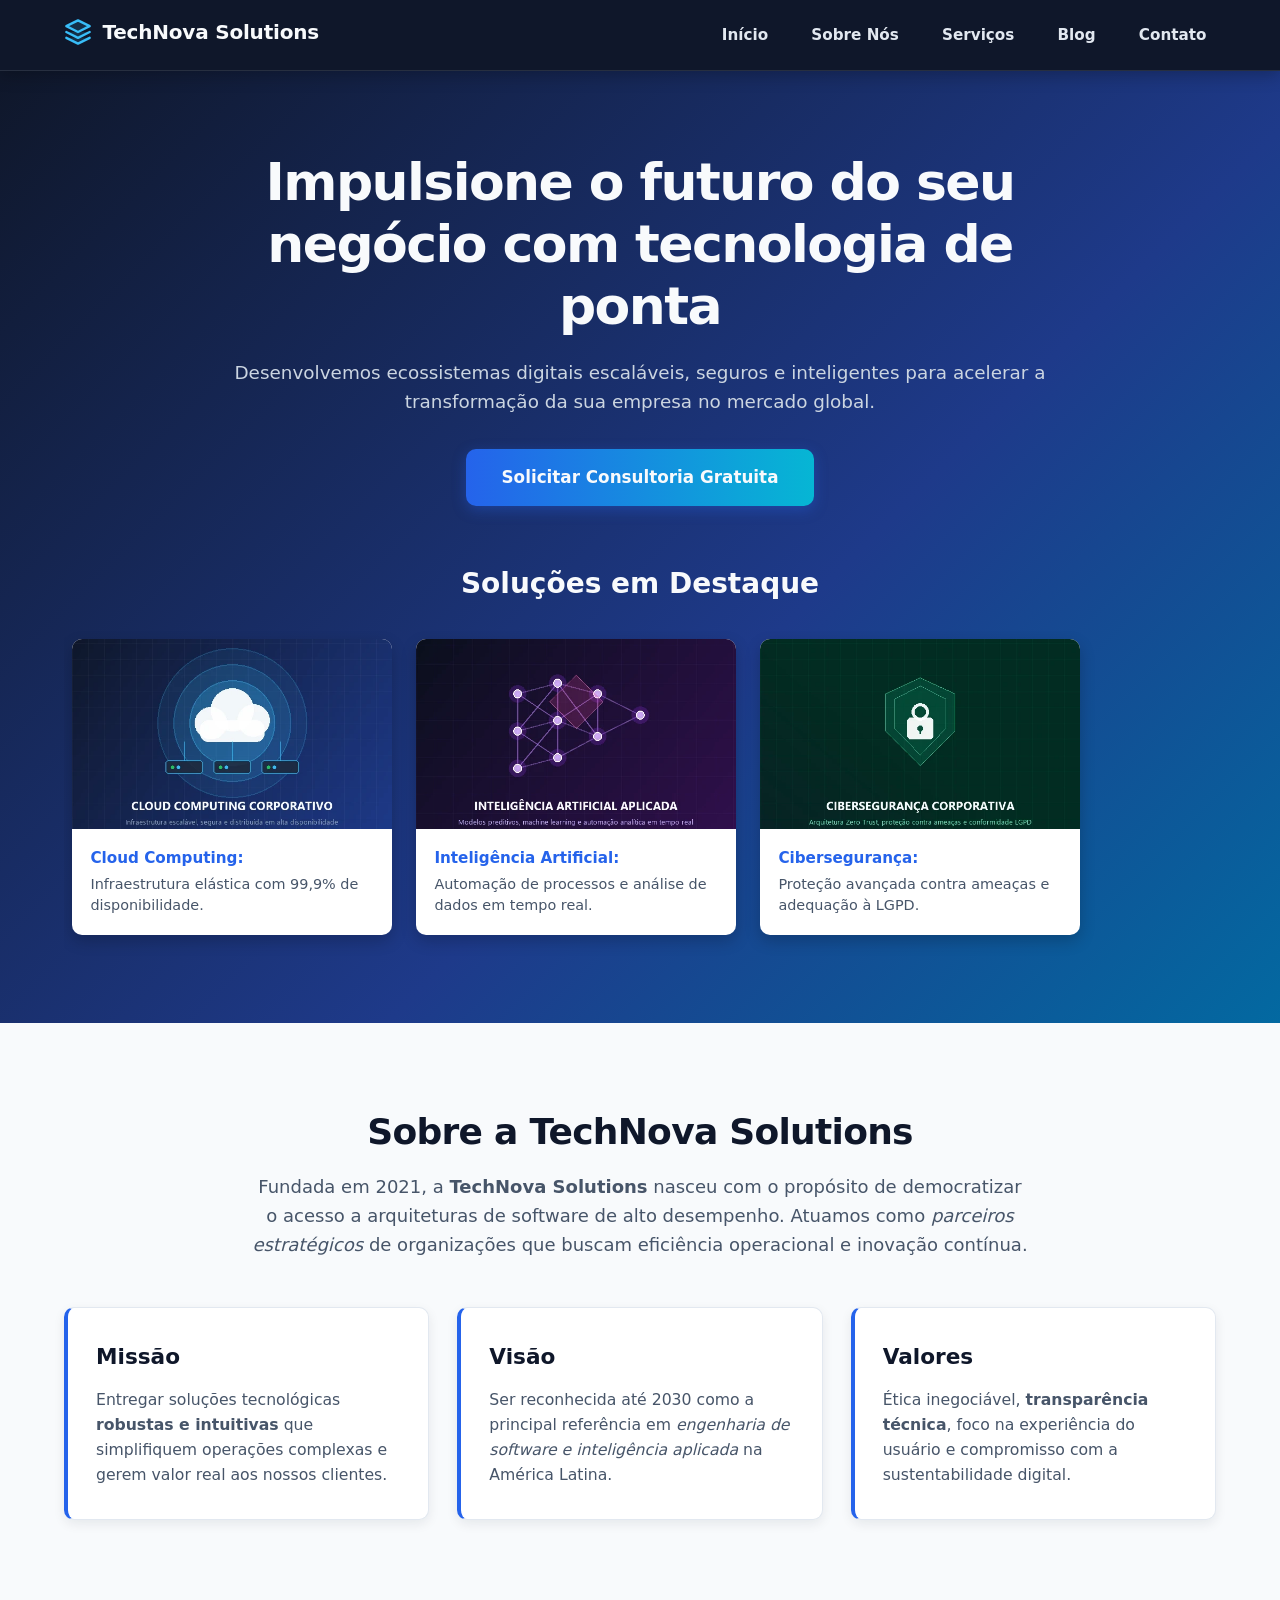
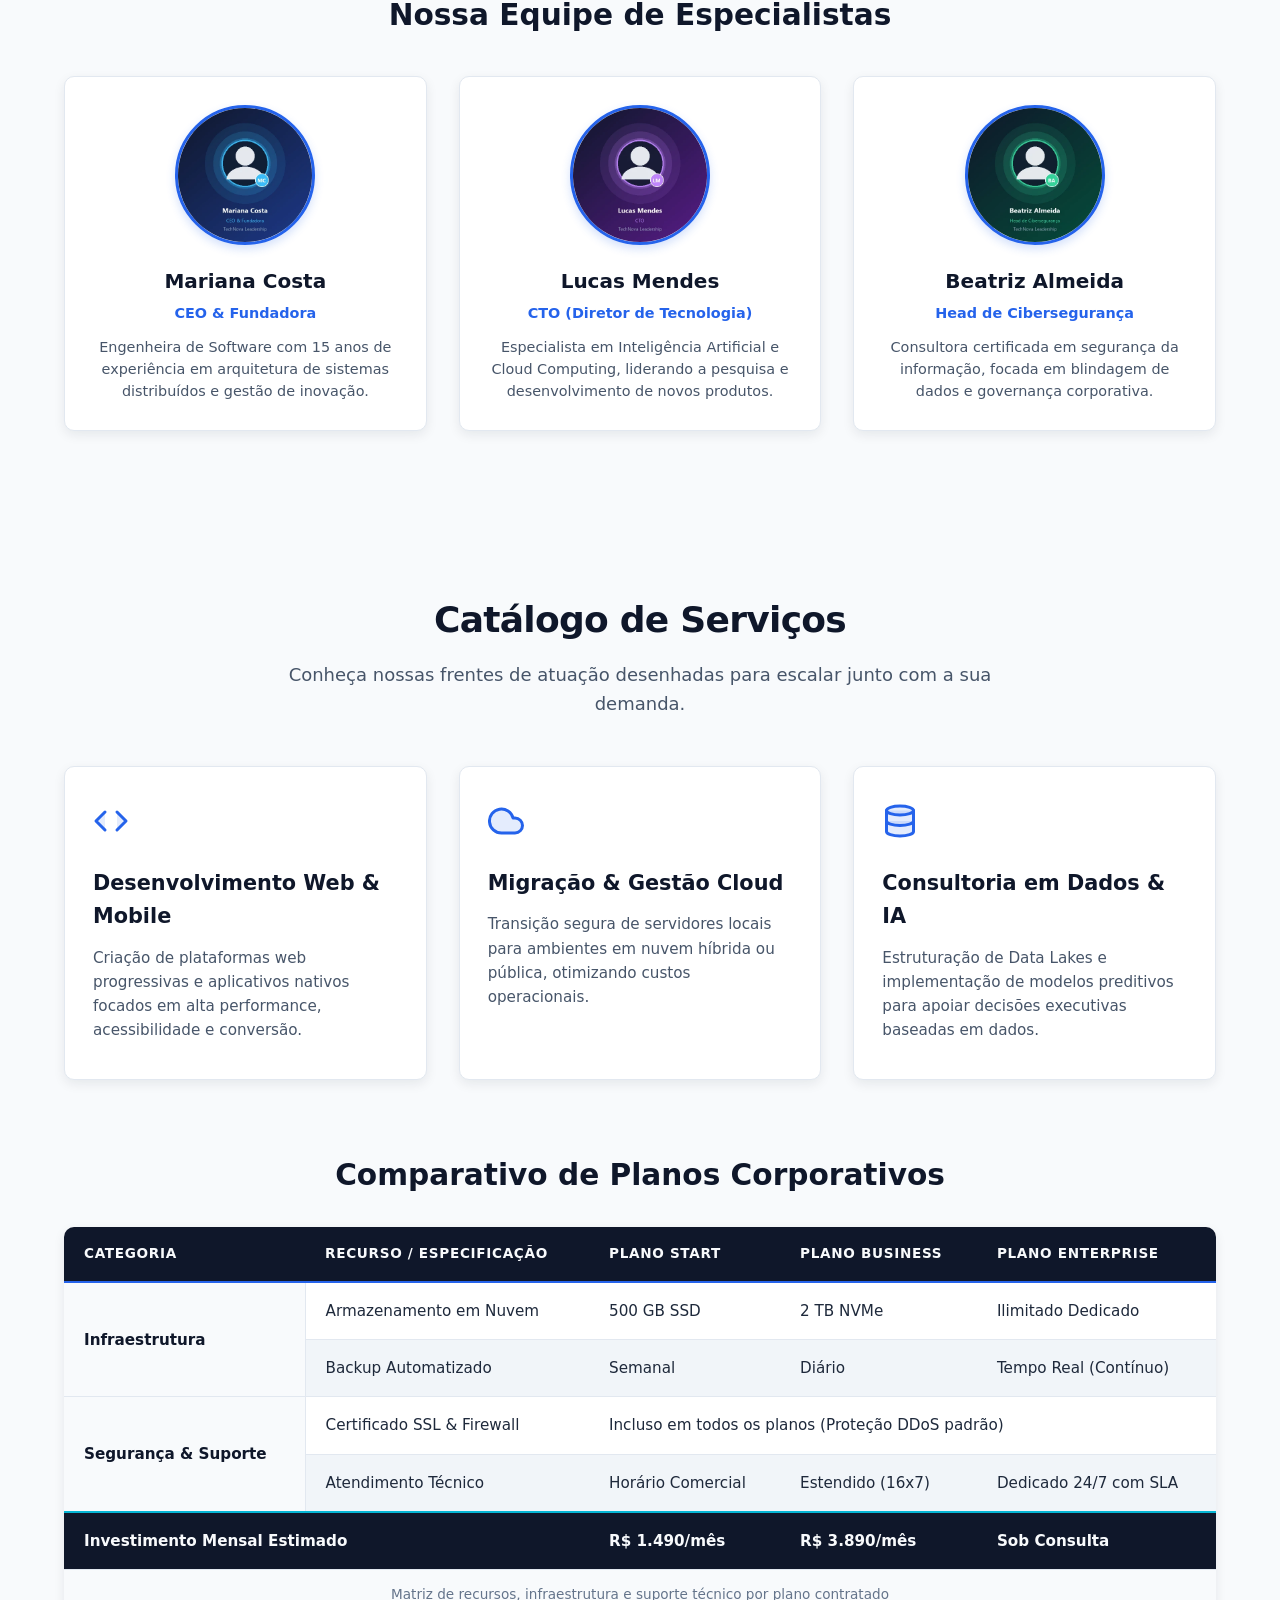
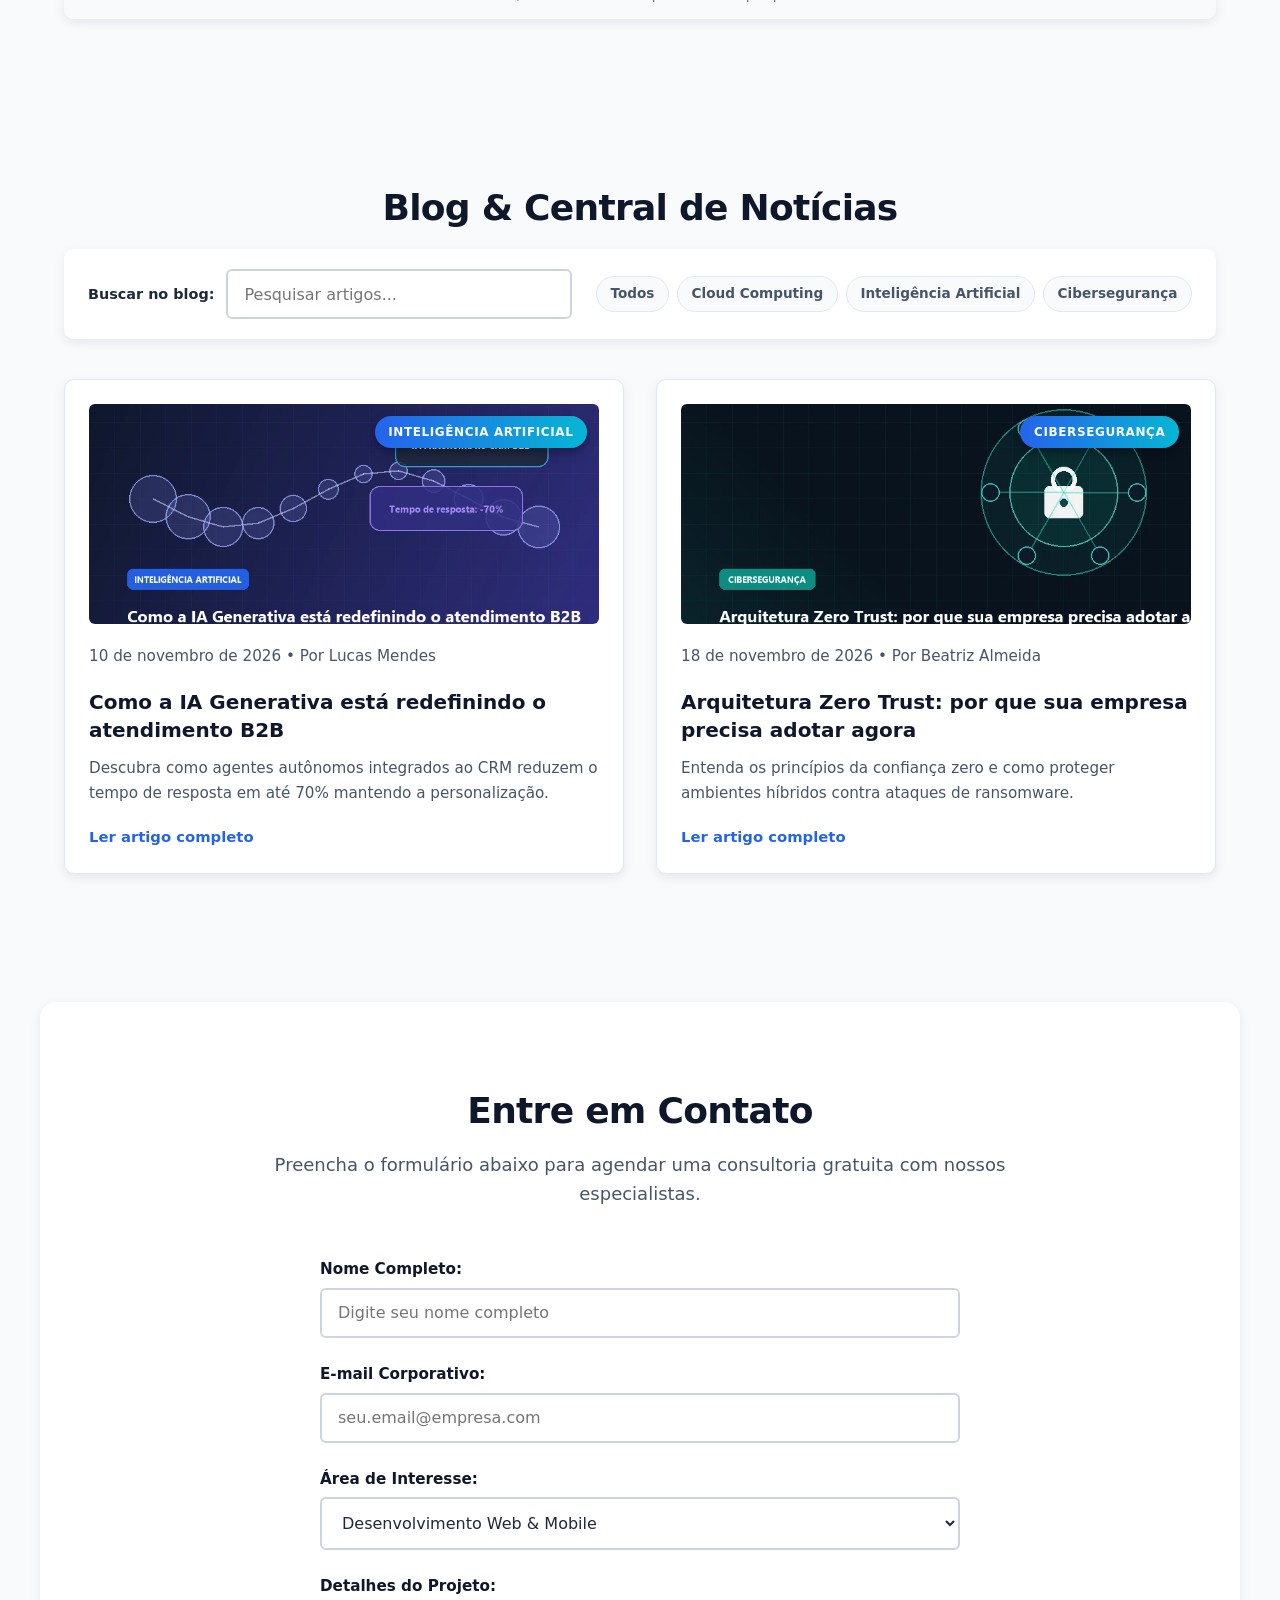
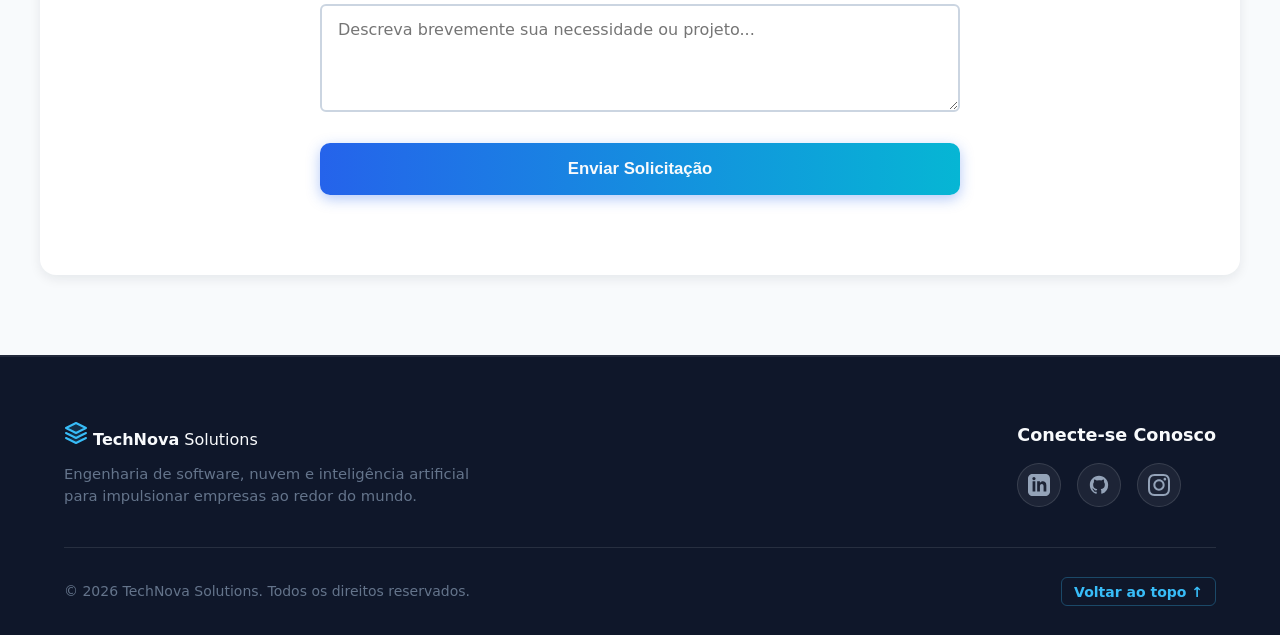
<file: index.html>
<!DOCTYPE html>
<html lang="pt-BR">

<head>
    <meta charset="UTF-8">
    <meta name="viewport" content="width=device-width, initial-scale=1.0">
    <meta name="description"
        content="TechNova Solutions - Transformação digital, computação em nuvem, inteligência artificial e cibersegurança para empresas.">
    <title>TechNova Solutions | Inovação e Tecnologia Corporativa</title>
    <link rel="stylesheet" href="css/style.css">
</head>

<body id="topo">

    <!-- Seção Cabeçalho e Navegação Principal (Tarefa 2.3: Sticky + z-index) -->
    <header>
        <div class="logo">
            <a href="#topo">
                <!-- SVG Inline Logotipo (Tarefa 2.1 & 2.4) -->
                <svg width="28" height="28" viewBox="0 0 24 24" fill="none" stroke="currentColor" stroke-width="2"
                    stroke-linecap="round" stroke-linejoin="round" aria-hidden="true">
                    <polygon points="12 2 2 7 12 12 22 7 12 2"></polygon>
                    <polyline points="2 17 12 22 22 17"></polyline>
                    <polyline points="2 12 12 17 22 12"></polyline>
                </svg>
                <span><strong>TechNova</strong> Solutions</span>
            </a>
        </div>
        <nav aria-label="Menu Principal">
            <ul>
                <li><a href="#inicio">Início</a></li>
                <li><a href="#sobre">Sobre Nós</a></li>
                <li><a href="#servicos">Serviços</a></li>
                <li><a href="#blog">Blog</a></li>
                <li><a href="#contato">Contato</a></li>
            </ul>
        </nav>
    </header>

    <!-- Conteúdo Principal -->
    <main>

        <!-- Seção Hero (Tarefa 2.3: Scroll Snap & Tarefa 2.5: Gradiente e CTA) -->
        <section id="inicio" class="hero">
            <div class="hero-conteudo">
                <h1>Impulsione o futuro do seu negócio com tecnologia de ponta</h1>
                <p>Desenvolvemos ecossistemas digitais escaláveis, seguros e inteligentes para acelerar a transformação
                    da sua empresa no mercado global.</p>
                <a href="#contato" class="btn-cta">Solicitar Consultoria Gratuita</a>
            </div>

            <h2>Soluções em Destaque</h2>
            <!-- Carrossel / Galeria com CSS Scroll Snap (Tarefa 2.3) -->
            <div class="hero-destaques">
                <figure>
                    <img src="img/solucao-cloud.webp" alt="Servidores em nuvem conectados em rede global" width="600"
                        height="400">
                    <figcaption><strong>Cloud Computing:</strong> Infraestrutura elástica com 99,9% de disponibilidade.
                    </figcaption>
                </figure>
                <figure>
                    <img src="img/solucao-ia.webp" alt="Interface de análise preditiva com inteligência artificial"
                        width="600" height="400">
                    <figcaption><strong>Inteligência Artificial:</strong> Automação de processos e análise de dados em
                        tempo real.</figcaption>
                </figure>
                <figure>
                    <img src="img/solucao-sec.webp" alt="Cadeado digital representando proteção de dados corporativos"
                        width="600" height="400">
                    <figcaption><strong>Cibersegurança:</strong> Proteção avançada contra ameaças e adequação à LGPD.
                    </figcaption>
                </figure>
            </div>
        </section>

        <!-- Seção Sobre Nós & Equipe (Tarefa 2.5: Cards com microinterações) -->
        <section id="sobre" class="secao-padrao">
            <h2>Sobre a TechNova Solutions</h2>
            <p class="secao-intro">Fundada em 2021, a <strong>TechNova Solutions</strong> nasceu com o propósito de
                democratizar o acesso a
                arquiteturas de software de alto desempenho. Atuamos como <em>parceiros estratégicos</em> de
                organizações que buscam eficiência operacional e inovação contínua.</p>

            <div class="pilares">
                <article>
                    <h3>Missão</h3>
                    <p>Entregar soluções tecnológicas <strong>robustas e intuitivas</strong> que simplifiquem operações
                        complexas e gerem valor real aos nossos clientes.</p>
                </article>
                <article>
                    <h3>Visão</h3>
                    <p>Ser reconhecida até 2030 como a principal referência em <em>engenharia de software e inteligência
                            aplicada</em> na América Latina.</p>
                </article>
                <article>
                    <h3>Valores</h3>
                    <p>Ética inegociável, <strong>transparência técnica</strong>, foco na experiência do usuário e
                        compromisso com a sustentabilidade digital.</p>
                </article>
            </div>

            <div class="equipe-container">
                <h3>Nossa Equipe de Especialistas</h3>
                <div class="equipe-grade">
                    <article>
                        <img src="img/equipe-1.webp" alt="Retrato de Mariana Costa, CEO da TechNova" width="400"
                            height="400" loading="lazy">
                        <h4>Mariana Costa</h4>
                        <p class="cargo"><strong>CEO &amp; Fundadora</strong></p>
                        <p>Engenheira de Software com 15 anos de experiência em arquitetura de sistemas distribuídos e
                            gestão de inovação.</p>
                    </article>

                    <article>
                        <img src="img/equipe-2.webp" alt="Retrato de Lucas Mendes, CTO da TechNova" width="400"
                            height="400" loading="lazy">
                        <h4>Lucas Mendes</h4>
                        <p class="cargo"><strong>CTO (Diretor de Tecnologia)</strong></p>
                        <p>Especialista em Inteligência Artificial e Cloud Computing, liderando a pesquisa e
                            desenvolvimento de novos produtos.</p>
                    </article>

                    <article>
                        <img src="img/equipe-3.webp" alt="Retrato de Beatriz Almeida, Head de Cibersegurança"
                            width="400" height="400" loading="lazy">
                        <h4>Beatriz Almeida</h4>
                        <p class="cargo"><strong>Head de Cibersegurança</strong></p>
                        <p>Consultora certificada em segurança da informação, focada em blindagem de dados e governança
                            corporativa.</p>
                    </article>
                </div>
            </div>
        </section>

        <!-- Seção Catálogo de Serviços e Tabela Comparativa (Tarefa 2.4 & 2.5) -->
        <section id="servicos" class="secao-padrao">
            <h2>Catálogo de Serviços</h2>
            <p class="secao-intro">Conheça nossas frentes de atuação desenhadas para escalar junto com a sua demanda.
            </p>

            <div class="servicos-grade">
                <article>
                    <!-- SVG Inline Card 1 (Tarefa 2.1 & 2.4) -->
                    <svg class="icone-servico" width="36" height="36" viewBox="0 0 24 24" fill="none"
                        stroke="currentColor" stroke-width="2" stroke-linecap="round" stroke-linejoin="round"
                        aria-hidden="true">
                        <polyline points="16 18 22 12 16 6"></polyline>
                        <polyline points="8 6 2 12 8 18"></polyline>
                    </svg>
                    <h3>Desenvolvimento Web &amp; Mobile</h3>
                    <p>Criação de plataformas web progressivas e aplicativos nativos focados em alta performance,
                        acessibilidade e conversão.</p>
                </article>

                <article>
                    <!-- SVG Inline Card 2 (Tarefa 2.1 & 2.4) -->
                    <svg class="icone-servico" width="36" height="36" viewBox="0 0 24 24" fill="none"
                        stroke="currentColor" stroke-width="2" stroke-linecap="round" stroke-linejoin="round"
                        aria-hidden="true">
                        <path d="M18 10h-1.26A8 8 0 1 0 9 20h9a5 5 0 0 0 0-10z"></path>
                    </svg>
                    <h3>Migração &amp; Gestão Cloud</h3>
                    <p>Transição segura de servidores locais para ambientes em nuvem híbrida ou pública, otimizando
                        custos operacionais.</p>
                </article>

                <article>
                    <!-- SVG Inline Card 3 (Tarefa 2.1 & 2.4) -->
                    <svg class="icone-servico" width="36" height="36" viewBox="0 0 24 24" fill="none"
                        stroke="currentColor" stroke-width="2" stroke-linecap="round" stroke-linejoin="round"
                        aria-hidden="true">
                        <ellipse cx="12" cy="5" rx="9" ry="3"></ellipse>
                        <path d="M21 12c0 1.66-4 3-9 3s-9-1.34-9-3"></path>
                        <path d="M3 5v14c0 1.66 4 3 9 3s9-1.34 9-3V5"></path>
                    </svg>
                    <h3>Consultoria em Dados &amp; IA</h3>
                    <p>Estruturação de Data Lakes e implementação de modelos preditivos para apoiar decisões executivas
                        baseadas em dados.</p>
                </article>
            </div>

            <div class="comparativo-container">
                <h3>Comparativo de Planos Corporativos</h3>
                <!-- Tabela Zebrada (Tarefa 2.4) -->
                <div class="tabela-container">
                    <table>
                        <caption>Matriz de recursos, infraestrutura e suporte técnico por plano contratado</caption>
                        <thead>
                            <tr>
                                <th scope="col">Categoria</th>
                                <th scope="col">Recurso / Especificação</th>
                                <th scope="col">Plano Start</th>
                                <th scope="col">Plano Business</th>
                                <th scope="col">Plano Enterprise</th>
                            </tr>
                        </thead>
                        <tbody>
                            <tr>
                                <th scope="row" rowspan="2">Infraestrutura</th>
                                <td>Armazenamento em Nuvem</td>
                                <td>500 GB SSD</td>
                                <td>2 TB NVMe</td>
                                <td>Ilimitado Dedicado</td>
                            </tr>
                            <tr>
                                <td>Backup Automatizado</td>
                                <td>Semanal</td>
                                <td>Diário</td>
                                <td>Tempo Real (Contínuo)</td>
                            </tr>
                            <tr>
                                <th scope="row" rowspan="2">Segurança &amp; Suporte</th>
                                <td>Certificado SSL &amp; Firewall</td>
                                <td colspan="3">Incluso em todos os planos (Proteção DDoS padrão)</td>
                            </tr>
                            <tr>
                                <td>Atendimento Técnico</td>
                                <td>Horário Comercial</td>
                                <td>Estendido (16x7)</td>
                                <td>Dedicado 24/7 com SLA</td>
                            </tr>
                        </tbody>
                        <tfoot>
                            <tr>
                                <th scope="row" colspan="2">Investimento Mensal Estimado</th>
                                <td>R$ 1.490/mês</td>
                                <td>R$ 3.890/mês</td>
                                <td>Sob Consulta</td>
                            </tr>
                        </tfoot>
                    </table>
                </div>
            </div>
        </section>

        <!-- Seção Blog & Central de Notícias (Tarefa 2.3: Badges Sobrepostas & Tarefa 2.5) -->
        <section id="blog" class="secao-padrao">
            <h2>Blog &amp; Central de Notícias</h2>

            <div class="blog-controles">
                <form action="#blog" method="get">
                    <label for="busca-artigos">Buscar no blog:</label>
                    <input type="search" id="busca-artigos" name="q" placeholder="Pesquisar artigos...">
                </form>

                <nav aria-label="Categorias do Blog">
                    <ul>
                        <li><a href="#blog">Todos</a></li>
                        <li><a href="#blog">Cloud Computing</a></li>
                        <li><a href="#blog">Inteligência Artificial</a></li>
                        <li><a href="#blog">Cibersegurança</a></li>
                    </ul>
                </nav>
            </div>

            <div class="blog-lista">
                <article>
                    <!-- Container relativo para Badge Sobreposta (Tarefa 2.3) -->
                    <div class="capa-artigo">
                        <img src="img/blog-1.webp"
                            alt="Ilustração abstrata de redes neurais e inteligência artificial" width="800"
                            height="450" loading="lazy">
                        <span class="categoria">Inteligência Artificial</span>
                    </div>
                    <p class="meta-artigo"><time datetime="2026-11-10">10 de novembro de 2026</time> &bull; Por Lucas
                        Mendes</p>
                    <h3>Como a IA Generativa está redefinindo o atendimento B2B</h3>
                    <p>Descubra como agentes autônomos integrados ao CRM reduzem o tempo de resposta em até 70% mantendo
                        a personalização.</p>
                    <a href="#blog" class="link-artigo">Ler artigo completo</a>
                </article>

                <article>
                    <!-- Container relativo para Badge Sobreposta (Tarefa 2.3) -->
                    <div class="capa-artigo">
                        <img src="img/blog-2.webp" alt="Diagrama de arquitetura de segurança em nuvem" width="800"
                            height="450" loading="lazy">
                        <span class="categoria">Cibersegurança</span>
                    </div>
                    <p class="meta-artigo"><time datetime="2026-11-18">18 de novembro de 2026</time> &bull; Por Beatriz
                        Almeida</p>
                    <h3>Arquitetura Zero Trust: por que sua empresa precisa adotar agora</h3>
                    <p>Entenda os princípios da confiança zero e como proteger ambientes híbridos contra ataques de
                        ransomware.</p>
                    <a href="#blog" class="link-artigo">Ler artigo completo</a>
                </article>
            </div>
        </section>

        <!-- Seção Contato (Tarefa 2.4: Estilização de Formulário e :focus) -->
        <section id="contato" class="secao-padrao">
            <h2>Entre em Contato</h2>
            <p class="secao-intro">Preencha o formulário abaixo para agendar uma consultoria gratuita com nossos
                especialistas.</p>

            <form action="#contato" method="post" class="form-contato">
                <div class="campo-grupo">
                    <label for="nome">Nome Completo:</label>
                    <input type="text" id="nome" name="nome" placeholder="Digite seu nome completo" required>
                </div>
                <div class="campo-grupo">
                    <label for="email">E-mail Corporativo:</label>
                    <input type="email" id="email" name="email" placeholder="seu.email@empresa.com" required>
                </div>
                <div class="campo-grupo">
                    <label for="servico">Área de Interesse:</label>
                    <select id="servico" name="servico">
                        <option value="web-mobile">Desenvolvimento Web &amp; Mobile</option>
                        <option value="cloud">Migração &amp; Gestão Cloud</option>
                        <option value="ia-dados">Consultoria em Dados &amp; IA</option>
                        <option value="ciberseguranca">Cibersegurança</option>
                    </select>
                </div>
                <div class="campo-grupo">
                    <label for="mensagem">Detalhes do Projeto:</label>
                    <textarea id="mensagem" name="mensagem" rows="4"
                        placeholder="Descreva brevemente sua necessidade ou projeto..." required></textarea>
                </div>
                <button type="submit" class="btn-enviar">Enviar Solicitação</button>
            </form>
        </section>

    </main>

    <!-- Rodapé (Tarefa 2.1: SVGs de Redes Sociais & Tarefa 2.3 / 2.6: Voltar ao Topo) -->
    <footer>
        <div class="footer-container">
            <div class="footer-brand">
                <div class="logo">
                    <svg width="24" height="24" viewBox="0 0 24 24" fill="none" stroke="currentColor" stroke-width="2"
                        stroke-linecap="round" stroke-linejoin="round" aria-hidden="true">
                        <polygon points="12 2 2 7 12 12 22 7 12 2"></polygon>
                        <polyline points="2 17 12 22 22 17"></polyline>
                        <polyline points="2 12 12 17 22 12"></polyline>
                    </svg>
                    <span><strong>TechNova</strong> Solutions</span>
                </div>
                <p>Engenharia de software, nuvem e inteligência artificial para impulsionar empresas ao redor do mundo.
                </p>
            </div>

            <!-- Ícones de redes sociais com SVG Inline (Tarefa 2.1 & 2.4) -->
            <div class="footer-social">
                <h3>Conecte-se Conosco</h3>
                <ul class="redes-sociais" aria-label="Redes sociais">
                    <li>
                        <a href="https://www.linkedin.com" target="_blank" rel="noopener noreferrer"
                            aria-label="Acessar LinkedIn da TechNova Solutions">
                            <svg class="icone-social" width="22" height="22" viewBox="0 0 24 24" fill="currentColor"
                                aria-hidden="true">
                                <path
                                    d="M19 0h-14c-2.761 0-5 2.239-5 5v14c0 2.761 2.239 5 5 5h14c2.762 0 5-2.239 5-5v-14c0-2.761-2.238-5-5-5zm-11 19h-3v-11h3v11zm-1.5-12.268c-.966 0-1.75-.79-1.75-1.764s.784-1.764 1.75-1.764 1.75.79 1.75 1.764-.783 1.764-1.75 1.764zm13.5 12.268h-3v-5.604c0-3.368-4-3.113-4 0v5.604h-3v-11h3v1.765c1.396-2.586 7-2.777 7 2.476v6.759z" />
                            </svg>
                        </a>
                    </li>
                    <li>
                        <a href="https://github.com" target="_blank" rel="noopener noreferrer"
                            aria-label="Acessar GitHub da TechNova Solutions">
                            <svg class="icone-social" width="22" height="22" viewBox="0 0 24 24" fill="currentColor"
                                aria-hidden="true">
                                <path fill-rule="evenodd" clip-rule="evenodd"
                                    d="M12 2C6.477 2 2 6.484 2 12.017c0 4.425 2.865 8.18 6.839 9.504.5.092.682-.217.682-.483 0-.237-.008-.868-.013-1.703-2.782.605-3.369-1.343-3.369-1.343-.454-1.158-1.11-1.466-1.11-1.466-.908-.62.069-.608.069-.608 1.003.07 1.53 1.032 1.53 1.032.892 1.53 2.341 1.088 2.91.832.092-.647.35-1.088.636-1.338-2.22-.253-4.555-1.113-4.555-4.951 0-1.093.39-1.988 1.029-2.688-.103-.253-.446-1.272.098-2.65 0 0 .84-.27 2.75 1.026A9.564 9.564 0 0112 6.844c.85.004 1.705.115 2.504.337 1.909-1.296 2.747-1.027 2.747-1.027.546 1.379.202 2.398.1 2.651.64.7 1.028 1.595 1.028 2.688 0 3.848-2.339 4.695-4.566 4.943.359.309.678.92.678 1.855 0 1.338-.012 2.419-.012 2.747 0 .268.18.58.688.482A10.019 10.019 0 0022 12.017C22 6.484 17.522 2 12 2z" />
                            </svg>
                        </a>
                    </li>
                    <li>
                        <a href="https://www.instagram.com" target="_blank" rel="noopener noreferrer"
                            aria-label="Acessar Instagram da TechNova Solutions">
                            <svg class="icone-social" width="22" height="22" viewBox="0 0 24 24" fill="currentColor"
                                aria-hidden="true">
                                <path
                                    d="M12 2.163c3.204 0 3.584.012 4.85.07 3.252.148 4.771 1.691 4.919 4.919.058 1.265.069 1.645.069 4.849 0 3.205-.012 3.584-.069 4.849-.149 3.225-1.664 4.771-4.919 4.919-1.266.058-1.644.07-4.85.07-3.204 0-3.584-.012-4.849-.07-3.26-.149-4.771-1.699-4.919-4.92-.058-1.265-.07-1.644-.07-4.849 0-3.204.013-3.583.07-4.849.149-3.227 1.664-4.771 4.919-4.919 1.266-.057 1.645-.069 4.849-.069zm0-2.163c-3.259 0-3.667.014-4.947.072-4.358.2-6.78 2.618-6.98 6.98-.059 1.281-.073 1.689-.073 4.948 0 3.259.014 3.668.072 4.948.2 4.358 2.618 6.78 6.98 6.98 1.281.058 1.689.072 4.948.072 3.259 0 3.668-.014 4.948-.072 4.354-.2 6.782-2.618 6.979-6.98.059-1.28.073-1.689.073-4.948 0-3.259-.014-3.667-.072-4.947-.196-4.354-2.617-6.78-6.979-6.98-1.281-.059-1.69-.073-4.949-.073zm0 5.838c-3.403 0-6.162 2.759-6.162 6.162s2.759 6.163 6.162 6.163 6.162-2.759 6.162-6.163c0-3.403-2.759-6.162-6.162-6.162zm0 10.162c-2.209 0-4-1.79-4-4 0-2.209 1.791-4 4-4s4 1.791 4 4c0 2.21-1.791 4-4 4zm6.406-11.845c-.796 0-1.441.645-1.441 1.44s.645 1.44 1.441 1.44c.795 0 1.439-.645 1.439-1.44s-.644-1.44-1.439-1.44z" />
                            </svg>
                        </a>
                    </li>
                </ul>
            </div>
        </div>

        <div class="footer-bottom">
            <p>&copy; 2026 TechNova Solutions. Todos os direitos reservados.</p>
            <p><a href="#topo" class="btn-topo">Voltar ao topo &uarr;</a></p>
        </div>
    </footer>

</body>

</html>
</file>
<file: css/style.css>
/* ==========================================================================
   TECHNOVA SOLUTIONS - FOLHA DE ESTILOS PRINCIPAL
   Sprint 2: Otimização, Box Model, Diagramação, Posicionamento e Interatividade
   ========================================================================== */

/* ==========================================================================
   1. RESET UNIVERSAL E VARIÁVEIS DO SISTEMA DE DESIGN (Tarefa 2.2)
   ========================================================================== */

/* Reset Universal e Box-Sizing */
*,
*::before,
*::after {
    margin: 0;
    padding: 0;
    box-sizing: border-box;
}

/* Rolagem Suave Global */
html {
    scroll-behavior: smooth;
    font-size: 16px;
}

/* Paleta de Cores Corporativa e Tipografia da TechNova */
:root {
    /* Cores Primárias e de Destaque */
    --cor-primaria: #2563eb;         /* Azul TechNova */
    --cor-primaria-dark: #1d4ed8;    /* Azul Profundo */
    --cor-secundaria: #06b6d4;       /* Ciano Vibrante */
    --cor-ciano-claro: #38bdf8;      /* Ciano Claro para Destaques e SVGs */
    --cor-acento-hover: #60a5fa;

    /* Tons Escuros Corporativos */
    --bg-header: #0f172a;           /* Azul Petróleo Muito Escuro */
    --bg-escuro-profundo: #090e17;
    --bg-card-dark: #1e293b;        /* Slate Dark */

    /* Tons Claros e Neutros */
    --bg-pagina: #f8fafc;           /* Slate 50 - Fundo Geral Limpo */
    --bg-card: #ffffff;             /* Branco Puro para Cartões */
    --bg-zebrado: #f1f5f9;          /* Slate 100 para Linhas Zebradas */
    --bg-hover-tabela: #e0f2fe;     /* Azul Celeste Claro no Hover */

    /* Tipografia e Textos */
    --fonte-padrao: 'Segoe UI', system-ui, -apple-system, BlinkMacSystemFont, 'Helvetica Neue', Arial, sans-serif;
    --texto-principal: #1e293b;     /* Slate 800 - Leitura Confortável */
    --texto-secundario: #475569;    /* Slate 600 - Descrições e Parágrafos */
    --texto-mutado: #64748b;        /* Slate 500 - Legendas e Metadados */
    --texto-claro: #f8fafc;         /* Slate 50 - Cabeçalhos e Botões */

    /* Bordas e Sombreamentos (Box Model) */
    --borda-suave: #e2e8f0;
    --borda-campo: #cbd5e1;
    --borda-foco: #2563eb;
    --raio-sm: 6px;
    --raio-md: 10px;
    --raio-lg: 16px;
    --raio-full: 9999px;

    --sombra-card: 0 4px 12px rgba(15, 23, 42, 0.08);
    --sombra-card-hover: 0 14px 28px rgba(15, 23, 42, 0.16);
    --sombra-botao: 0 4px 14px rgba(37, 99, 235, 0.35);
    --sombra-botao-hover: 0 8px 24px rgba(6, 182, 212, 0.45);

    /* Transições Globais */
    --transicao-rapida: all 0.2s ease;
    --transicao-media: all 0.3s cubic-bezier(0.16, 1, 0.3, 1);
}

/* Tipografia Base do Corpo da Página */
body {
    font-family: var(--fonte-padrao);
    color: var(--texto-principal);
    background-color: var(--bg-pagina);
    line-height: 1.6;
    overflow-x: hidden;
}

/* Enquadramento Global de Imagens sem Distorção (Tarefa 2.2) */
img {
    max-width: 100%;
    height: auto;
    display: block;
    object-fit: cover;
}

/* Estrutura Padronizada das Seções (Box Model) */
.secao-padrao {
    max-width: 1200px;
    margin: 0 auto;
    padding: 5rem 1.5rem;
}

.secao-padrao > h2 {
    font-size: 2.25rem;
    font-weight: 800;
    color: var(--bg-header);
    text-align: center;
    margin-bottom: 0.75rem;
    letter-spacing: -0.02em;
}

.secao-intro {
    font-size: 1.125rem;
    color: var(--texto-secundario);
    text-align: center;
    max-width: 780px;
    margin: 0 auto 3rem auto;
}


/* ==========================================================================
   2. CABEÇALHO E NAVEGAÇÃO PRINCIPAL (Tarefa 2.3: Sticky, Top & z-index)
   ========================================================================== */

header {
    position: sticky;
    top: 0;
    z-index: 1000; /* Permanece sempre sobreposto a qualquer elemento do fluxo */
    background-color: var(--bg-header);
    color: var(--texto-claro);
    display: flex;
    justify-content: space-between;
    align-items: center;
    padding: 1rem 5%;
    border-bottom: 1px solid rgba(255, 255, 255, 0.1);
    box-shadow: 0 4px 16px rgba(0, 0, 0, 0.25);
    backdrop-filter: blur(8px);
}

/* Logotipo da TechNova (Tarefa 2.1 & 2.4: SVG Inline) */
.logo a {
    display: inline-flex;
    align-items: center;
    gap: 0.65rem;
    text-decoration: none;
    color: var(--texto-claro);
    font-size: 1.25rem;
    font-weight: 700;
    letter-spacing: -0.01em;
}

.logo svg {
    stroke: var(--cor-ciano-claro);
    fill: rgba(56, 189, 248, 0.15);
    transition: var(--transicao-media);
}

.logo a:hover svg {
    stroke: #ffffff;
    fill: var(--cor-primaria);
    transform: scale(1.15) rotate(6deg);
}

/* Menu de Navegação */
header nav ul {
    display: flex;
    gap: 1.5rem;
    list-style: none;
}

header nav a {
    display: inline-block;
    color: #e2e8f0;
    text-decoration: none;
    font-size: 0.95rem;
    font-weight: 600;
    padding: 0.4rem 0.6rem;
    border-radius: var(--raio-sm);
    transition: var(--transicao-rapida);
}

header nav a:hover {
    color: var(--cor-ciano-claro);
    transform: translateY(-2px);
    background-color: rgba(255, 255, 255, 0.06);
}


/* ==========================================================================
   3. SEÇÃO HERO (Tarefa 2.3: Scroll Snap & Tarefa 2.5: Gradientes e CTA)
   ========================================================================== */

.hero {
    background: linear-gradient(135deg, var(--bg-header) 0%, #1e3a8a 60%, #0369a1 100%);
    color: var(--texto-claro);
    padding: 5rem 5% 4rem 5%;
    text-align: center;
}

.hero-conteudo {
    max-width: 860px;
    margin: 0 auto 3.5rem auto;
}

.hero-conteudo h1 {
    font-size: clamp(2rem, 5vw, 3.25rem);
    font-weight: 800;
    line-height: 1.2;
    margin-bottom: 1.25rem;
    letter-spacing: -0.03em;
}

.hero-conteudo p {
    font-size: 1.15rem;
    color: #cbd5e1;
    margin-bottom: 2rem;
    line-height: 1.6;
}

/* Botão de Destaque CTA com Gradiente e Microinteração (Tarefa 2.5) */
.btn-cta {
    display: inline-block;
    background: linear-gradient(90deg, var(--cor-primaria) 0%, var(--cor-secundaria) 100%);
    color: var(--texto-claro);
    font-weight: 700;
    font-size: 1.05rem;
    padding: 0.95rem 2.25rem;
    border: none;
    border-radius: var(--raio-md);
    text-decoration: none;
    box-shadow: var(--sombra-botao);
    cursor: pointer;
    transition: var(--transicao-media);
}

.btn-cta:hover {
    transform: translateY(-3px) scale(1.02);
    box-shadow: var(--sombra-botao-hover);
    opacity: 0.96;
}

.hero h2 {
    font-size: 1.75rem;
    color: var(--texto-claro);
    margin-bottom: 1.5rem;
}

/* Galeria Hero com CSS Scroll Snap Fluido (Tarefa 2.3) */
.hero-destaques {
    display: flex;
    gap: 1.5rem;
    overflow-x: auto;
    scroll-snap-type: x mandatory;
    scroll-behavior: smooth;
    padding: 0.5rem 0.5rem 1.5rem 0.5rem;
    -webkit-overflow-scrolling: touch;
    max-width: 1200px;
    margin: 0 auto;
}

.hero-destaques figure {
    flex: 0 0 320px; /* Largura fixa de cada slide no carrossel */
    scroll-snap-align: start;
    background-color: var(--bg-card);
    color: var(--texto-principal);
    border-radius: var(--raio-md);
    overflow: hidden;
    box-shadow: 0 6px 16px rgba(0, 0, 0, 0.2);
    text-align: left;
    transition: var(--transicao-media);
}

.hero-destaques figure:hover {
    transform: translateY(-5px);
    box-shadow: 0 12px 24px rgba(0, 0, 0, 0.3);
}

.hero-destaques img {
    width: 100%;
    height: 190px;
    object-fit: cover;
}

.hero-destaques figcaption {
    padding: 1.15rem;
    font-size: 0.9rem;
    color: var(--texto-secundario);
    line-height: 1.5;
}

.hero-destaques figcaption strong {
    color: var(--cor-primaria);
    display: block;
    margin-bottom: 0.25rem;
    font-size: 0.95rem;
}


/* ==========================================================================
   4. SEÇÃO SOBRE NÓS & EQUIPE (Box Model & Microinterações: Tarefa 2.2 & 2.5)
   ========================================================================== */

/* Pilares Estratégicos (Missão, Visão e Valores) */
.pilares {
    display: grid;
    grid-template-columns: repeat(auto-fit, minmax(280px, 1fr));
    gap: 1.75rem;
    margin-bottom: 4.5rem;
}

.pilares article {
    background-color: var(--bg-card);
    border: 1px solid var(--borda-suave);
    border-radius: var(--raio-md);
    padding: 2rem 1.75rem;
    box-shadow: var(--sombra-card);
    transition: var(--transicao-media);
    border-left: 4px solid var(--cor-primaria);
}

.pilares article:hover {
    transform: translateY(-6px);
    box-shadow: var(--sombra-card-hover);
    border-left-color: var(--cor-secundaria);
    opacity: 0.98;
}

.pilares h3 {
    font-size: 1.35rem;
    color: var(--bg-header);
    margin-bottom: 0.75rem;
}

.pilares p {
    color: var(--texto-secundario);
    font-size: 0.98rem;
}

/* Grade da Equipe de Especialistas */
.equipe-container > h3 {
    font-size: 1.85rem;
    text-align: center;
    color: var(--bg-header);
    margin-bottom: 2.25rem;
}

.equipe-grade {
    display: grid;
    grid-template-columns: repeat(auto-fit, minmax(280px, 1fr));
    gap: 2rem;
}

.equipe-grade article {
    background-color: var(--bg-card);
    border: 1px solid var(--borda-suave);
    border-radius: var(--raio-md);
    overflow: hidden;
    padding: 1.75rem;
    text-align: center;
    box-shadow: var(--sombra-card);
    transition: var(--transicao-media);
}

.equipe-grade article:hover {
    transform: translateY(-8px);
    box-shadow: var(--sombra-card-hover);
    opacity: 0.99;
}

.equipe-grade img {
    width: 140px;
    height: 140px;
    border-radius: var(--raio-full);
    margin: 0 auto 1.25rem auto;
    border: 3px solid var(--cor-primaria);
    box-shadow: 0 4px 10px rgba(37, 99, 235, 0.2);
}

.equipe-grade h4 {
    font-size: 1.25rem;
    color: var(--bg-header);
    margin-bottom: 0.35rem;
}

.equipe-grade .cargo {
    color: var(--cor-primaria);
    font-size: 0.9rem;
    margin-bottom: 0.75rem;
}

.equipe-grade p:last-child {
    font-size: 0.9rem;
    color: var(--texto-secundario);
    line-height: 1.5;
}


/* ==========================================================================
   5. CATÁLOGO DE SERVIÇOS & TABELA ZEBRADA (Tarefa 2.4 & 2.5)
   ========================================================================== */

/* Grade de Cartões de Serviços */
.servicos-grade {
    display: grid;
    grid-template-columns: repeat(auto-fit, minmax(300px, 1fr));
    gap: 2rem;
    margin-bottom: 4.5rem;
}

.servicos-grade article {
    background-color: var(--bg-card);
    border: 1px solid var(--borda-suave);
    border-radius: var(--raio-md);
    padding: 2.25rem 1.75rem;
    box-shadow: var(--sombra-card);
    transition: var(--transicao-media);
    text-align: left;
}

.servicos-grade article:hover {
    transform: translateY(-6px);
    box-shadow: var(--sombra-card-hover);
    opacity: 0.98;
}

/* Estilização e Microinteração de SVGs dos Serviços (Tarefa 2.4) */
.icone-servico {
    display: inline-block;
    stroke: var(--cor-primaria);
    fill: rgba(37, 99, 235, 0.12);
    margin-bottom: 1.25rem;
    transition: var(--transicao-media);
}

.servicos-grade article:hover .icone-servico {
    stroke: var(--cor-secundaria);
    fill: rgba(6, 182, 212, 0.25);
    transform: scale(1.18) rotate(4deg);
}

.servicos-grade h3 {
    font-size: 1.3rem;
    color: var(--bg-header);
    margin-bottom: 0.75rem;
}

.servicos-grade p {
    font-size: 0.95rem;
    color: var(--texto-secundario);
    line-height: 1.6;
}

/* Tabela Zebrada Comparativa (Tarefa 2.4) */
.comparativo-container > h3 {
    font-size: 1.85rem;
    text-align: center;
    color: var(--bg-header);
    margin-bottom: 1.75rem;
}

.tabela-container {
    width: 100%;
    overflow-x: auto;
    border-radius: var(--raio-md);
    box-shadow: var(--sombra-card);
}

table {
    width: 100%;
    border-collapse: collapse;
    background-color: var(--bg-card);
    text-align: left;
}

table caption {
    caption-side: bottom;
    padding: 0.85rem;
    font-size: 0.85rem;
    color: var(--texto-mutado);
    text-align: center;
    background-color: var(--bg-pagina);
}

th,
td {
    padding: 1rem 1.25rem;
    border-bottom: 1px solid var(--borda-suave);
    font-size: 0.95rem;
}

/* Cabeçalho da Tabela */
thead th {
    background-color: var(--bg-header);
    color: var(--texto-claro);
    font-weight: 700;
    text-transform: uppercase;
    font-size: 0.85rem;
    letter-spacing: 0.05em;
    border-bottom: 2px solid var(--cor-primaria);
}

/* Cabeçalhos de Linha (Infraestrutura, Segurança & Suporte) */
tbody th[scope="row"] {
    background-color: #f8fafc;
    color: var(--bg-header);
    font-weight: 700;
    border-right: 1px solid var(--borda-suave);
}

/* Linhas Zebradas via :nth-child(even) (Tarefa 2.4) */
tbody tr:nth-child(even) {
    background-color: var(--bg-zebrado);
}

/* Feedback ao passar o mouse nas linhas da tabela :hover (Tarefa 2.4) */
tbody tr:hover {
    background-color: var(--bg-hover-tabela);
    transition: background-color 0.2s ease;
}

/* Rodapé da Tabela */
tfoot th,
tfoot td {
    background-color: #0f172a;
    color: var(--texto-claro);
    font-weight: 700;
    border-top: 2px solid var(--cor-secundaria);
}


/* ==========================================================================
   6. SEÇÃO BLOG & BADGES SOBREPOSTAS (Tarefa 2.3 & 2.5)
   ========================================================================== */

.blog-controles {
    display: flex;
    flex-wrap: wrap;
    justify-content: space-between;
    align-items: center;
    gap: 1.5rem;
    margin-bottom: 2.5rem;
    background-color: var(--bg-card);
    padding: 1.25rem 1.5rem;
    border-radius: var(--raio-md);
    box-shadow: var(--sombra-card);
}

.blog-controles form {
    flex: 1 1 280px;
    display: flex;
    align-items: center;
    gap: 0.75rem;
}

.blog-controles label {
    font-size: 0.9rem;
    font-weight: 600;
    color: var(--texto-principal);
    white-space: nowrap;
}

.blog-controles nav ul {
    display: flex;
    flex-wrap: wrap;
    gap: 0.5rem;
    list-style: none;
}

.blog-controles nav a {
    display: inline-block;
    padding: 0.4rem 0.85rem;
    font-size: 0.85rem;
    font-weight: 600;
    color: var(--texto-secundario);
    background-color: var(--bg-pagina);
    border: 1px solid var(--borda-suave);
    border-radius: var(--raio-full);
    text-decoration: none;
    transition: var(--transicao-rapida);
}

.blog-controles nav a:hover {
    color: var(--texto-claro);
    background-color: var(--cor-primaria);
    border-color: var(--cor-primaria);
    transform: translateY(-2px);
}

/* Grade de Artigos do Blog */
.blog-lista {
    display: grid;
    grid-template-columns: repeat(auto-fit, minmax(320px, 1fr));
    gap: 2rem;
}

.blog-lista article {
    background-color: var(--bg-card);
    border: 1px solid var(--borda-suave);
    border-radius: var(--raio-md);
    overflow: hidden;
    padding: 1.5rem;
    box-shadow: var(--sombra-card);
    transition: var(--transicao-media);
    display: flex;
    flex-direction: column;
}

.blog-lista article:hover {
    transform: translateY(-8px);
    box-shadow: var(--sombra-card-hover);
    opacity: 0.98;
}

/* Container Relativo para Badges Sobrepostas (Tarefa 2.3) */
.capa-artigo {
    position: relative;
    overflow: hidden;
    border-radius: var(--raio-sm);
    margin-bottom: 1.25rem;
}

.capa-artigo img {
    width: 100%;
    height: 220px;
    object-fit: cover;
    transition: transform 0.4s ease;
}

.blog-lista article:hover .capa-artigo img {
    transform: scale(1.04);
}

/* Etiqueta de Categoria Sobreposta Flutuante (Tarefa 2.3) */
.capa-artigo .categoria {
    position: absolute;
    top: 12px;
    right: 12px;
    background: linear-gradient(90deg, var(--cor-primaria) 0%, var(--cor-secundaria) 100%);
    color: var(--texto-claro);
    font-size: 0.75rem;
    font-weight: 700;
    padding: 0.4rem 0.85rem;
    border-radius: var(--raio-full);
    text-transform: uppercase;
    letter-spacing: 0.05em;
    box-shadow: 0 4px 10px rgba(0, 0, 0, 0.35);
    z-index: 10;
}

.meta-artigo {
    font-size: 0.825rem;
    color: var(--texto-mutado);
    margin-bottom: 0.5rem;
}

.blog-lista h3 {
    font-size: 1.25rem;
    color: var(--bg-header);
    margin-bottom: 0.75rem;
    line-height: 1.4;
}

.blog-lista p {
    color: var(--texto-secundario);
    font-size: 0.95rem;
    margin-bottom: 1.25rem;
    flex-grow: 1;
}

.link-artigo {
    display: inline-flex;
    align-items: center;
    color: var(--cor-primaria);
    font-weight: 700;
    font-size: 0.925rem;
    text-decoration: none;
    transition: var(--transicao-rapida);
}

.link-artigo:hover {
    color: var(--cor-primaria-dark);
    transform: translateX(4px);
}


/* ==========================================================================
   7. FORMULÁRIO DE CONTATO (Tarefa 2.4: Estilização e :focus)
   ========================================================================== */

#contato {
    background-color: #ffffff;
    border-radius: var(--raio-lg);
    box-shadow: var(--sombra-card);
    margin: 3rem auto 5rem auto;
}

.form-contato {
    max-width: 640px;
    margin: 0 auto;
}

.campo-grupo {
    margin-bottom: 1.5rem;
    text-align: left;
}

.campo-grupo label {
    display: block;
    font-size: 0.95rem;
    font-weight: 600;
    color: var(--bg-header);
    margin-bottom: 0.4rem;
}

/* Modelagem dos Inputs, Select e Textarea (Box Model) */
input[type="text"],
input[type="email"],
input[type="search"],
select,
textarea {
    width: 100%;
    padding: 0.85rem 1rem;
    border: 2px solid var(--borda-campo);
    border-radius: var(--raio-sm);
    font-family: inherit;
    font-size: 1rem;
    color: var(--texto-principal);
    background-color: var(--bg-card);
    transition: border-color 0.25s ease, box-shadow 0.25s ease;
}

/* Feedback Visual Claro com a Pseudo-classe :focus (Tarefa 2.4) */
input:focus,
select:focus,
textarea:focus {
    outline: none;
    border-color: var(--borda-foco);
    box-shadow: 0 0 0 4px rgba(37, 99, 235, 0.18);
}

/* Botão de Envio do Formulário (Tarefa 2.5: Gradiente e Microinterações) */
.btn-enviar {
    display: block;
    width: 100%;
    background: linear-gradient(90deg, var(--cor-primaria) 0%, var(--cor-secundaria) 100%);
    color: var(--texto-claro);
    font-weight: 700;
    font-size: 1.05rem;
    padding: 1rem;
    border: none;
    border-radius: var(--raio-md);
    cursor: pointer;
    box-shadow: var(--sombra-botao);
    transition: var(--transicao-media);
}

.btn-enviar:hover {
    transform: translateY(-3px) scale(1.01);
    box-shadow: var(--sombra-botao-hover);
    opacity: 0.96;
}


/* ==========================================================================
   8. RODAPÉ E REDES SOCIAIS (Tarefa 2.1 & 2.4: SVGs & Pseudo-classes)
   ========================================================================== */

footer {
    background-color: var(--bg-header);
    color: var(--texto-claro);
    padding: 4rem 5% 2rem 5%;
    border-top: 2px solid rgba(255, 255, 255, 0.08);
}

.footer-container {
    max-width: 1200px;
    margin: 0 auto;
    display: flex;
    flex-wrap: wrap;
    justify-content: space-between;
    align-items: center;
    gap: 2.5rem;
    padding-bottom: 2.5rem;
    border-bottom: 1px solid rgba(255, 255, 255, 0.1);
}

.footer-brand {
    max-width: 420px;
}

.footer-brand p {
    color: var(--texto-mutado);
    font-size: 0.925rem;
    margin-top: 0.65rem;
    line-height: 1.5;
}

.footer-social h3 {
    font-size: 1.1rem;
    color: var(--texto-claro);
    margin-bottom: 0.85rem;
}

.redes-sociais {
    display: flex;
    gap: 1rem;
    list-style: none;
}

/* Estilização dos Ícones SVG das Redes Sociais no Rodapé (Tarefa 2.4) */
.icone-social {
    fill: #94a3b8;
    transition: var(--transicao-media);
}

.redes-sociais a {
    display: inline-flex;
    align-items: center;
    justify-content: center;
    width: 44px;
    height: 44px;
    background-color: rgba(255, 255, 255, 0.06);
    border-radius: var(--raio-full);
    border: 1px solid rgba(255, 255, 255, 0.12);
    transition: var(--transicao-media);
}

/* Microinteração e mudança de cor no :hover dos SVGs (Tarefa 2.4 & 2.5) */
.redes-sociais a:hover {
    background-color: var(--cor-primaria);
    border-color: var(--cor-ciano-claro);
    transform: translateY(-4px) scale(1.1);
    box-shadow: 0 4px 14px rgba(37, 99, 235, 0.4);
}

.redes-sociais a:hover .icone-social {
    fill: #ffffff;
    transform: rotate(6deg);
}

/* Rodapé Inferior e Botão Voltar ao Topo */
.footer-bottom {
    max-width: 1200px;
    margin: 2rem auto 0 auto;
    display: flex;
    flex-wrap: wrap;
    justify-content: space-between;
    align-items: center;
    gap: 1rem;
    font-size: 0.875rem;
    color: var(--texto-mutado);
}

.btn-topo {
    color: var(--cor-ciano-claro);
    text-decoration: none;
    font-weight: 600;
    padding: 0.35rem 0.75rem;
    border-radius: var(--raio-sm);
    border: 1px solid rgba(56, 189, 248, 0.3);
    transition: var(--transicao-rapida);
}

.btn-topo:hover {
    color: #ffffff;
    background-color: rgba(56, 189, 248, 0.15);
    border-color: var(--cor-ciano-claro);
    transform: translateY(-2px);
}


/* ==========================================================================
   9. RESPONSIVIDADE E DISPOSITIVOS MÓVEIS (DevTools Check: Tarefa 2.6)
   ========================================================================== */

@media (max-width: 768px) {
    header {
        flex-direction: column;
        gap: 1rem;
        padding: 1rem;
    }

    header nav ul {
        flex-wrap: wrap;
        justify-content: center;
        gap: 0.75rem;
    }

    .secao-padrao {
        padding: 3.5rem 1rem;
    }

    .hero {
        padding: 3.5rem 1rem 3rem 1rem;
    }

    .hero-destaques figure {
        flex: 0 0 270px;
    }

    .footer-container {
        flex-direction: column;
        text-align: center;
        gap: 2rem;
    }

    .footer-brand {
        max-width: 100%;
    }

    .footer-bottom {
        flex-direction: column;
        text-align: center;
        gap: 1rem;
    }
}
</file>
